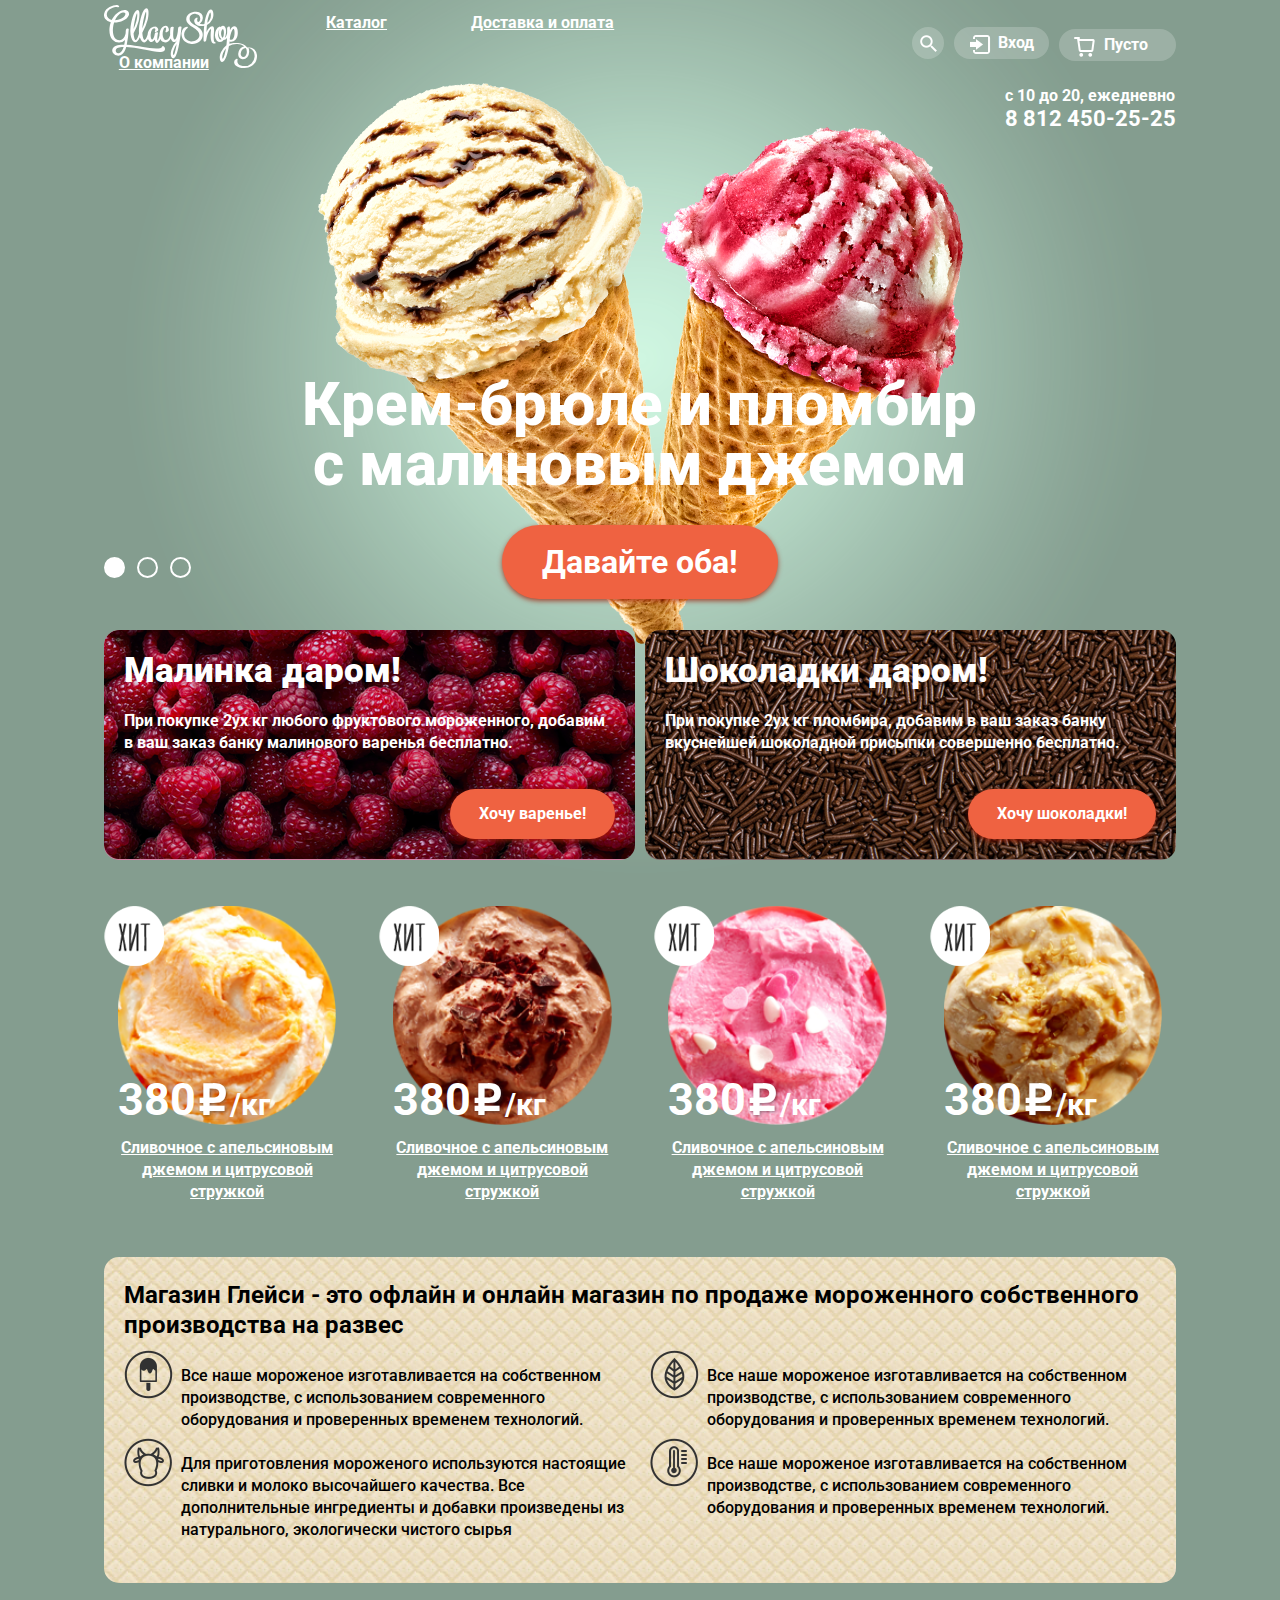
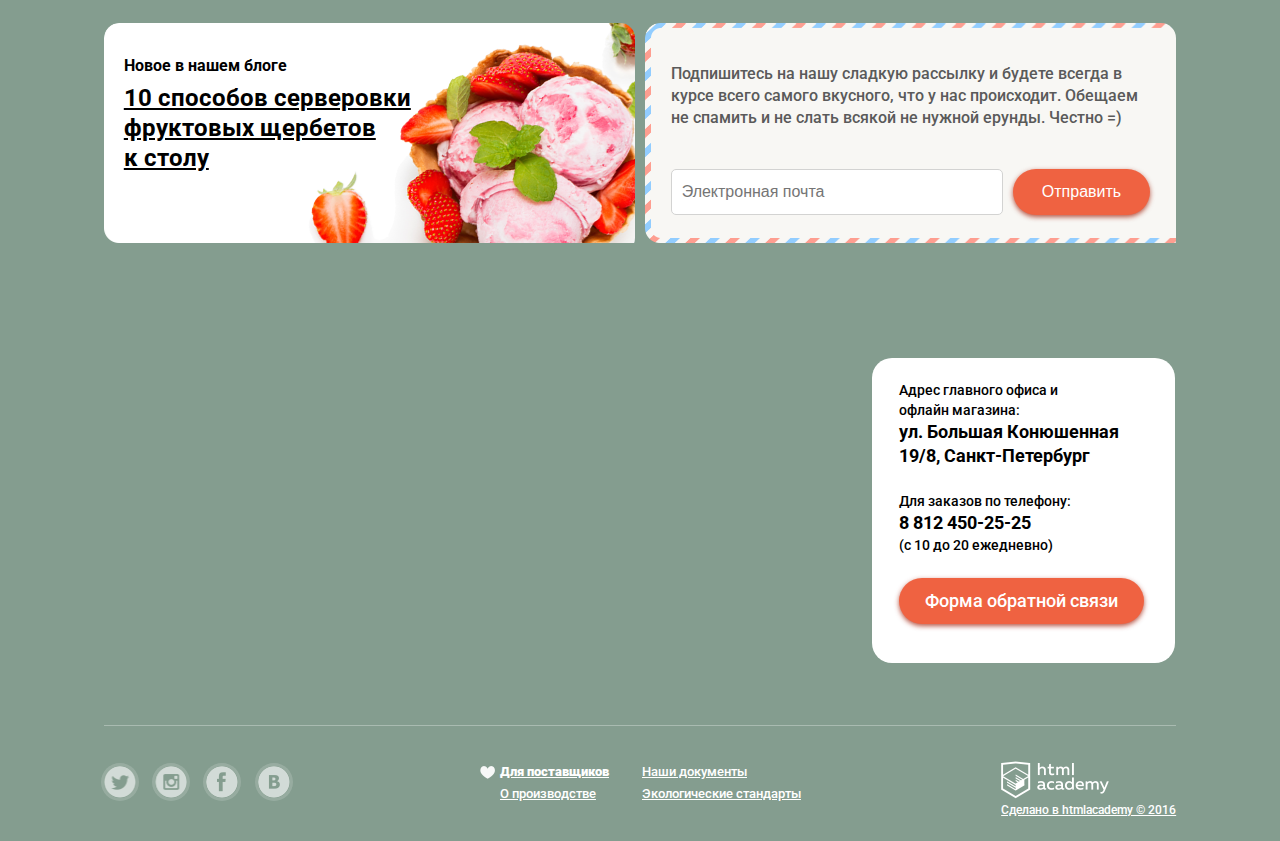
<file: index.html>
<!DOCTYPE html>
<html lang="ru">
<head>
	<meta charset="UTF-8">
	<title>Gllacy Index</title>
	<meta name="description" content="">
	<meta name="keywords" content="">
	<link href="https://fonts.googleapis.com/css?family=Roboto:400,500,700&amp;subset=cyrillic" rel="stylesheet">
	<link rel="stylesheet" type="text/css" href="css/normalize.css">
	<link rel="stylesheet" type="text/css" href="css/styles.min.css">
</head>
<body>
<input type="radio" id="btn1" name="slider-toggle" checked>
<input type="radio" id="btn2" name="slider-toggle">
<input type="radio" id="btn3" name="slider-toggle">
<div class="site-wrapper">
	<div class="container">
	<header class="main-header">
			<div class="main-header-wrapper">
				<nav class="main-navigation">
					<ul class="main-navigation__list">
						<li class="main-navigation__list-string">
							<img class="main-navigation__logo" src="img/Logo.svg" alt="логотип глейси">
						</li>
						<li class="main-navigation__list-string main-navigation__submenu-item"><a href="#">Каталог</a>
							<ul class="main-navigation__submenu-block modal">
								<li class="main-navigation__submenu-string"><a href="#">Новинки</a></li>
								<li class="main-navigation__submenu-string"><a href="#">Сливочное</a></li>
								<li class="main-navigation__submenu-string"><a href="#">Щербеты</a></li>
								<li class="main-navigation__submenu-string"><a href="#">Фруктовый лед</a></li>
								<li class="main-navigation__submenu-string"><a href="#">Мелорин</a></li>
							</ul>
						</li>
						<li class="main-navigation__list-string"><a href="#">Доставка и оплата</a></li>
						<li class="main-navigation__list-string"><a href="#">О компании</a></li>
					</ul>
				</nav>
				<div class="user-panel">
					<div class="user-panel__search">
						<div class="user-panel__search-field modal hide">
							<form action="#" method="get">
								<label>
								<input class="user-panel__input user-panel__input_search" type="text" name="search" placeholder="Что ищем?">
								</label>
							</form>
						</div>
					</div>
					<div class="user-panel__user-login">
						<a href="#">Вход</a>
						<div class="user-panel__login-form-block modal hide">
							<form class="user-panel__login-form" action="#" method="post">
								<label>
									<input class="user-panel__login-form-input user-panel__login-form-input_first" type="text" name="email" placeholder="Электронная почта">
								</label>
								<label>
									<input class="user-panel__login-form-input user-panel__login-form-input_second" type="password" name="pass" placeholder="Пароль">
								</label>
								<div class="user-panel__login-form-wrapper">
									<button class="user-panel__login-form-button btn" type="submit">Войти</button>
								
									<div class="user-panel__login-form-links">
										<a href="#">Забыли пароль?</a>
										<a href="#">Новая регистрация</a>
									</div>
								</div>
							</form>
						</div>
					</div>
					<div class="user-panel__user-cart">
						<a href="#">Пусто</a>
						<div class="user-panel__list-goods modal hide">
							<div class="user-panel__product">
								<i class="user-panel__product-delete"></i>
								<img class="user-panel__img-preview" src="img/item1-min.png" alt="" title="">
								<p class="user-panel__product-desc">Пломбир с апельсиновым джемом</p>
								<p class="user-panel__product-calc">1,5кг x <span>200 руб</span></p>
								<p class="user-panel__product-price">300 руб</p>
							</div>
							<div class="user-panel__product">
								<i class="user-panel__product-delete"></i>
								<img class="user-panel__img-preview" src="img/item2-min.png" alt="" title="">
								<p class="user-panel__product-desc">Клубничный пломбир с присыпкой 
								из белого шоколада</p>
								<p class="user-panel__product-calc">1,5кг x <span>200 руб.</span></p>
								<p class="user-panel__product-price">300 руб</p>
							</div>
							<div class="user-panel__order-detals">
								<div class="user-panel__product-total-price">Итого <span>750</span> руб.</div>
								<button class="user-panel__button btn" type="submit">Оформить заказ</button>
							</div>

						</div>
					</div>
				</div>
			</div>
			<div class="header-contacts">
				<p class="header-contacts__work-time">
					c 10 до 20, ежедневно<br>
					<span class="header-contacts__tel">8 812 450-25-25</span>
				</p>
			</div>
	</header>
	<main>
		<article class="main-slider">
			<section class="main-slider__slide" id="slide1">
				<h2 class="main-slider__title">Крем-брюле и пломбир<br> с малиновым джемом</h2>
				<a class="btn main-slider__button" href="#">Давайте оба!</a>
			</section>
			<section class="main-slider__slide" id="slide2">
				<h2 class="main-slider__title">Шоколадный пломбир и лимонный сорбет</h2>
				<a class="btn main-slider__button" href="#">Давайте оба!</a>
			</section>
			<section class="main-slider__slide" id="slide3">
				<h2 class="main-slider__title">Пломбир с помадкой и клубничный щербет</h2>
				<a class="btn main-slider__button" href="#">Давайте оба!</a>
			</section>
			<div class="main-slider__switcher">
				<label for="btn1"></label>
				<label for="btn2"></label>
				<label for="btn3"></label>
			</div>
		</article>
		<div class="bloks-wrapper">
			<section class="promo-block promo-block_raspb"> 
				<b class="promo-block__title">Малинка даром!</b>
				<p class="promo-block__desc">
					При покупке 2ух кг любого фруктового мороженного, добавим в ваш заказ банку малинового варенья бесплатно.
				</p>
				<a class="promo-block__button btn" href="#">Хочу варенье!</a>
			</section>
			<section class="promo-block promo-block_choco">
				<b class="promo-block__title">Шоколадки даром!</b>
				<p class="promo-block__desc">
					При покупке 2ух кг пломбира, добавим в ваш заказ банку вкуснейшей шоколадной присыпки совершенно бесплатно.
				</p>
				<a class="promo-block__button btn" href="#">Хочу шоколадки!</a>
			</section>
		</div>
		<section class="products">
			<article class="product">
				<div class="product__image-block product__image-block_hit">
					<img class="product__image" src="img/item1.png" alt="">
					<div class="product__price">
					380
						<span class="product__units">/кг</span>
					</div>
				</div>
				<a class="product__name" href="#">Сливочное с апельсиновым джемом и цитрусовой стружкой</a>
				<button class="product__quick-button btn" type="submit">Быстрый просморт</button>
			</article>
			<article class="product">
				<div class="product__image-block product__image-block_hit">
					<img class="product__image" src="img/item2.png" alt="">
					<div class="product__price">
					380
						<span class="product__units">/кг</span>
				</div>
				</div>
				<a class="product__name" href="#">Сливочное с апельсиновым джемом и цитрусовой стружкой</a>
				<button class="product__quick-button btn" type="submit">Быстрый просморт</button>
			</article>
			<article class="product">
				<div class="product__image-block product__image-block_hit">
					<img class="product__image" src="img/item3.png" alt="">
					<div class="product__price">
					380
						<span class="product__units">/кг</span>
				</div>
				</div>
				<a class="product__name" href="#">Сливочное с апельсиновым джемом и цитрусовой стружкой</a>
				<button class="product__quick-button btn" type="submit">Быстрый просморт</button>
			</article>
			<article class="product">
				<div class="product__image-block product__image-block_hit">
					<img class="product__image" src="img/item4.png" alt="">
					<div class="product__price">
					380
						<span class="product__units">/кг</span>
				</div>
				</div>
				<a class="product__name" href="#">Сливочное с апельсиновым джемом и цитрусовой стружкой</a>
				<button class="product__quick-button btn" type="submit">Быстрый просморт</button>
			</article>
		</section>
		<article class="advantages">
			<h1 class="advantages__title">
				Магазин Глейси - это офлайн и онлайн магазин по продаже мороженного собственного производства на развес
			</h1>	
			<div class="advantages-wrapper">
				<div class="advantages__item advantages__item_bg-icecream">
				<p class="advantages__desc">
					Все наше мороженое изготавливается на собственном производстве, с использованием современного оборудования и проверенных временем технологий.
				</p>
			</div>
			<div class="advantages__item advantages__item_bg-leaf">
				<p class="advantages__desc">
					Все наше мороженое изготавливается на собственном производстве, с использованием современного оборудования и проверенных временем технологий.
				</p>
			</div>
			<div class="advantages__item advantages__item_bg-cow">
				<p class="advantages__desc">
					Для приготовления мороженого используются настоящие сливки и молоко высочайшего качества. Все дополнительные ингредиенты и добавки произведены из натурального, экологически чистого сырья
				</p>
			</div>
			<div class="advantages__item advantages__item_bg-degree">
				<p class="advantages__desc">
					Все наше мороженое изготавливается на собственном производстве, с использованием современного оборудования и проверенных временем технологий.
				</p>
			</div>
			</div>
		</article>
		<div class="bloks-wrapper">
			<article class="promo-block blog-news">
				<span class="blog-news__title">Новое в нашем блоге</span>
				<p class="blog-news__desc">
					<a href="#">10 способов серверовки<br> фруктовых щербетов<br> к столу</a>
				</p>
			</article>
			<article class="promo-block subscribe">
				<p class="subscribe__desc">
					Подпишитесь на нашу сладкую рассылку и будете всегда в курсе всего самого вкусного, что у нас происходит. Обещаем не спамить и не слать всякой не нужной ерунды. Честно =) 
				</p>
				<form class="subscribe__form" action="#" method="post">
					<input class="subscribe__input" type="text" name="email" placeholder="Электронная почта">
					<button class="subscribe__button btn" type="submit">Отправить</button>
				</form>
			</article>
		</div>
	</main>
	</div>
	
	<article class="map" id="map">
		<section class="map__address-block">
				<p class="map__address-details">
					Адрес главного офиса и<br>
					офлайн магазина:<br>
					<strong class="map__address-main">ул. Большая Конюшенная 19/8, Санкт-Петербург</strong>
				</p>
				<p class="map__address-details">	
					Для заказов по телефону:<br>
					<strong class="map__address-main">8 812 450-25-25</strong><br>
					(с 10 до 20 ежедневно)
				</p>
				<a class="map__button btn">Форма обратной связи</a>
			</section>
	</article>
		<div class="container">	
		<footer class="main-footer">
				<div class="social-icons">
						<a class="social-icons__icon  social-icons__icon_tw" href="#"></a>
						<a class="social-icons__icon  social-icons__icon_in" href="#"></a>
						<a class="social-icons__icon  social-icons__icon_fb" href="#"></a>
						<a class="social-icons__icon  social-icons__icon_vk" href="#"></a>
				</div>
				<nav class="footer-navigation">
					<ul class="footer-navigation__list">
						<li class="footer-navigation__list-item footer-navigation__list-item_bg-heart">
						    <a href="#"><b>Для поставщиков</b></a>
						</li>
						<li class="footer-navigation__list-item"><a href="#">О производстве</a></li>
					</ul>
					<ul class="footer-navigation__list">
						<li class="footer-navigation__list-item"><a href="#">Наши документы</a></li>
						<li class="footer-navigation__list-item"><a href="#">Экологические стандарты</a></li>
					</ul>
				</nav>
				<div class="developers">
					<img class="developers__img" src="img/developer-logo.png" alt="Логотип разработчиков" width="108" height="38">
					<a href="#">Сделано в htmlacademy &#169; 2016</a>
				</div>
		</footer>
		</div>
        
</div>
<div class="popup-background hide"></div>
        <div class="feedback-block modal hide">
        	<div class="feedback-block__close"></div>
			<p class="feedback-block__title">Мы обязательно вам ответим!</p>
			<form class="feedback-block__form">
				<label><input class="feedback-block__input feedback-block__input_first" type="text" name="name" placeholder="Как вас зовут?"></label>
				<label><input class="feedback-block__input feedback-block__input_second" type="text" name="email" placeholder="Ваша почта для ответа?">
				</label>
				<textarea class="feedback-block__textarea">Напишите что-нибудь...</textarea>
				<button class="feedback-block__button btn">Отправить</button>
			</form>
        </div>
</body>
<script src="http://api-maps.yandex.ru/2.0-stable/?load=package.standard&lang=ru-RU" type="text/javascript"></script>
<script type="text/javascript">
	/*================MAP=================*/
ymaps.ready(function () {
    var myMap = new ymaps.Map('map', {
            center: [59.939168, 30.328262],
            zoom: 16
        }, {
            searchControlProvider: 'yandex#search'
        }),
        myPlacemark = new ymaps.Placemark([59.938631, 30.323055], {

        }, {
            // Опции.
            // Необходимо указать данный тип макета.
            iconLayout: 'default#image',
            // Своё изображение иконки метки.
            iconImageHref: "img/icecream-marker.png",
            // Размеры метки.
            iconImageSize: [218, 142],
            // Смещение левого верхнего угла иконки относительно
            // её "ножки" (точки привязки).
            iconImageOffset: [-47, -142]
        });

    myMap.geoObjects.add(myPlacemark);

});

/*================ MAP END =================*/
</script>
<script src="js/scripts.min.js"></script>
</html>
</file>
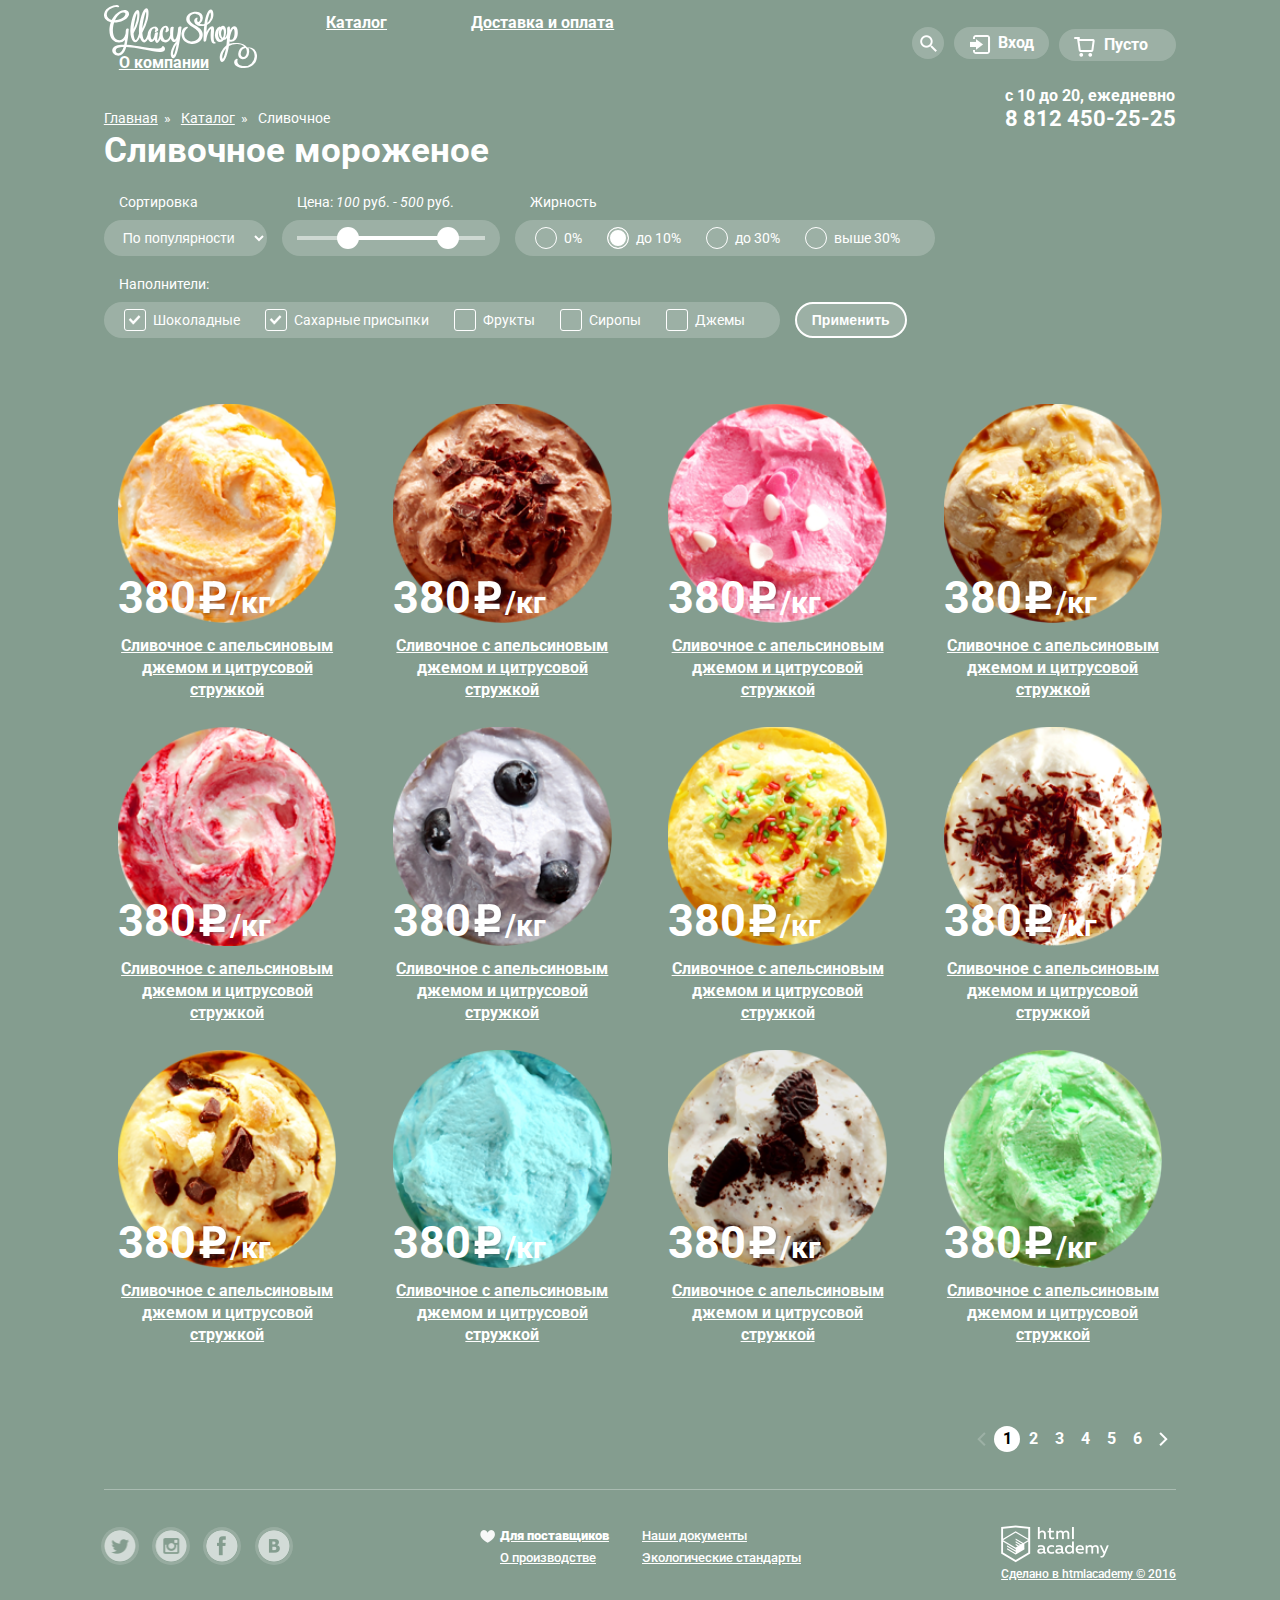
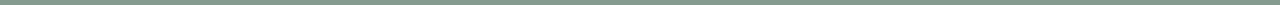
<file: shop.html>
<!DOCTYPE html>
<html lang="ru">
<head>
	<meta charset="UTF-8">
	<title>Gllacy Shop</title>
	<meta name="description" content="">
	<meta name="keywords" content="">
	<link href="https://fonts.googleapis.com/css?family=Roboto:400,500,700&amp;subset=cyrillic" rel="stylesheet">
	<link rel="stylesheet" type="text/css" href="css/normalize.css">
	<link rel="stylesheet" type="text/css" href="css/styles.min.css">
</head>
<body>
	<div class="container">
	<header class="main-header">
			<div class="main-header-wrapper">
				<nav class="main-navigation">
					<ul class="main-navigation__list">
						<li class="main-navigation__list-string">
							<a class="main-navigation__logo-link" href="/"><img class="main-navigation__logo" src="img/Logo.svg" alt="логотип глейси"></a>
						</li>
						<li class="main-navigation__list-string main-navigation__submenu-item"><a href="#">Каталог</a>
							<ul class="main-navigation__submenu-block modal">
								<li class="main-navigation__submenu-string"><a href="#">Новинки</a></li>
								<li class="main-navigation__submenu-string"><a href="#">Сливочное</a></li>
								<li class="main-navigation__submenu-string"><a href="#">Щербеты</a></li>
								<li class="main-navigation__submenu-string"><a href="#">Фруктовый лед</a></li>
								<li class="main-navigation__submenu-string"><a href="#">Мелорин</a></li>
							</ul>
						</li>
						<li class="main-navigation__list-string"><a href="#">Доставка и оплата</a></li>
						<li class="main-navigation__list-string"><a href="#">О компании</a></li>
					</ul>
				</nav>
				<div class="user-panel">
					<div class="user-panel__search">
						<div class="user-panel__search-field modal hide">
							<form action="#" method="get">
								<label>
								<input class="user-panel__input user-panel__input_search" type="text" name="search" placeholder="Что ищем?">
								</label>
							</form>
						</div>
					</div>
					<div class="user-panel__user-login">
						<a href="#">Вход</a>
						<div class="user-panel__login-form-block modal hide">
							<form class="user-panel__login-form" action="#" method="post">
								<label>
									<input class="user-panel__login-form-input user-panel__login-form-input_first" type="text" name="email" placeholder="Электронная почта">
								</label>
								<label>
									<input class="user-panel__login-form-input user-panel__login-form-input_second" type="password" name="pass" placeholder="Пароль">
								</label>
								<div class="user-panel__login-form-wrapper">
									<button class="user-panel__login-form-button btn" type="submit">Войти</button>
								
									<div class="user-panel__login-form-links">
										<a href="#">Забыли пароль?</a>
										<a href="#">Новая регистрация</a>
									</div>
								</div>
							</form>
						</div>
					</div>
					<div class="user-panel__user-cart">
						<a href="#">Пусто</a>
						<div class="user-panel__list-goods modal hide">
							<div class="user-panel__product">
								<i class="user-panel__product-delete"></i>
								<img class="user-panel__img-preview" src="img/item1-min.png" alt="" title="">
								<p class="user-panel__product-desc">Пломбир с апельсиновым джемом</p>
								<p class="user-panel__product-calc">1,5кг x <span>200 руб</span></p>
								<p class="user-panel__product-price">300 руб</p>
							</div>
							<div class="user-panel__product">
								<i class="user-panel__product-delete"></i>
								<img class="user-panel__img-preview" src="img/item2-min.png" alt="" title="">
								<p class="user-panel__product-desc">Клубничный пломбир с присыпкой 
								из белого шоколада</p>
								<p class="user-panel__product-calc">1,5кг x <span>200 руб.</span></p>
								<p class="user-panel__product-price">300 руб</p>
							</div>
							<div class="user-panel__order-detals">
								<div class="user-panel__product-total-price">Итого <span>750</span> руб.</div>
								<button class="user-panel__button btn" type="submit">Оформить заказ</button>
							</div>

						</div>
					</div>
				</div>
			</div>
			<div class="header-contacts">
				<p class="header-contacts__work-time">
					c 10 до 20, ежедневно<br>
					<span class="header-contacts__tel">8 812 450-25-25</span>
				</p>
			</div>
	</header>
	<main>
		<div class="breadcrumbs">
			<ul class="breadcrumbs__list">
				<li class="breadcrumbs__item">
					<a class="breadcrumbs__link" href="#">Главная</a>
				</li>
				<li class="breadcrumbs__item">
					<a class="breadcrumbs__link" href="#">Каталог</a>
				</li>
				<li class="breadcrumbs__item">Сливочное</li>
			</ul>
		</div>
		<h1 class="page-title">Сливочное мороженое</h1>
		<section class="filter">
			<form class="filter__form" action="#" method="post">
				<div class="filter__block filter__block_sort">
					<span class="filter__name">Сортировка</span>
						<div class="filter__wrapper">
							<select class="filter__select" name="sort">
								<option>По популярности</option>
								<option>По калорийности</option>
							</select>
						</div>
				</div>
				<div class="filter__block filter__block_price">
					<span class="filter__name">Цена: <i>100</i> руб. - <i>500</i> руб.</span>
					<div class="filter__wrapper">
						<div class="filter__price-rollers">
							<div class="filter__line-first"></div>
							<div class="filter__line-second"></div>
							<span class="filter__roller1"></span>
							<span class="filter__roller2"></span>
						</div>
					</div>
				</div>
				<div class="filter__block filter__block_fat">
					<span class="filter__name">Жирность</span>
					<div class="filter__wrapper filter__wrapper-fat">

						<input class="filter__radio" id="rb1" type="radio" name="fat" value="0">
						<label class="filter__label" for="rb1">0%</label>
						
						<input class="filter__radio" id="rb2" type="radio" name="fat" value="до 10%" checked="">
						<label class="filter__label" for="rb2">до 10%</label>
						
						<input class="filter__radio" id="rb3" type="radio" name="fat" value="до 30%">
						<label class="filter__label" for="rb3">до 30%</label>
							
						<input class="filter__radio" id="rb4" type="radio" name="fat" value="выше 30%">
						<label class="filter__label" for="rb4">выше 30%</label>

					</div>
				</div>
				<div class="filter__block filter__block_filler">
					<span class="filter__name">Наполнители:</span>
					<div class="filter__wrapper filter__wrapper-filler">

						<input class="filter__checkbox" id="check1" type="checkbox" name="choco" checked>
						<label class="filter__label" for="check1">Шоколадные</label>

						<input class="filter__checkbox" id="check2" type="checkbox" name="sugar" checked>
						<label class="filter__label" for="check2">Сахарные присыпки</label>
						
						<input class="filter__checkbox" id="check3" type="checkbox" name="fruits">
						<label class="filter__label" for="check3">Фрукты</label>
						
						<input class="filter__checkbox" id="check4" type="checkbox" name="syrups">
						<label class="filter__label" for="check4">Сиропы</label>
						
						<input class="filter__checkbox" id="check5" type="checkbox" name="jams">
						<label class="filter__label" for="check5">Джемы</label>

					</div>
				</div>
				<button class="filter__button" type="button">Применить</button>
			</form>
		</section>
		<section class="products">
			<article class="product">
				<span class="product__label"></span>
				<div class="product__image-block">
					<img class="product__image" src="img/item1.png" alt="">
					<div class="product__price">
					380
						<span class="product__units">/кг</span>
					</div>
				</div>
				<a class="product__name" href="#">Сливочное с апельсиновым джемом и цитрусовой стружкой</a>
				<button class="product__quick-button btn" type="submit">Быстрый просмотр</button>
			</article>
			<article class="product">
				<span class="product__label"></span>
				<div class="product__image-block">
					<img class="product__image" src="img/item2.png" alt="">
					<div class="product__price">
					380
						<span class="product__units">/кг</span>
					</div>	
				</div>
				<a class="product__name" href="#">Сливочное с апельсиновым джемом и цитрусовой стружкой</a>
				<button class="product__quick-button btn" type="submit">Быстрый просмотр</button>
			</article>
			<article class="product">
				<span class="product__label"></span>
				<div class="product__image-block">
					<img class="product__image" src="img/item3.png" alt="">
					<div class="product__price">
					380
						<span class="product__units">/кг</span>
					</div>
				</div>
				<a class="product__name" href="#">Сливочное с апельсиновым джемом и цитрусовой стружкой</a>
				<button class="product__quick-button btn" type="submit">Быстрый просмотр</button>
			</article>
			<article class="product">
				<span class="product__label"></span>
				<div class="product__image-block">
					<img class="product__image" src="img/item4.png" alt="">
					<div class="product__price">
					380
						<span class="product__units">/кг</span>
					</div>
				</div>
				<a class="product__name" href="#">Сливочное с апельсиновым джемом и цитрусовой стружкой</a>
				<button class="product__quick-button btn" type="submit">Быстрый просмотр</button>
			</article>
			<article class="product">
				<span class="product__label"></span>
				<div class="product__image-block">
					<img class="product__image" src="img/item5.png" alt="">
					<div class="product__price">
						380
						<span class="product__units">/кг</span>
					</div>
				</div>
				<a class="product__name" href="#">Сливочное с апельсиновым джемом и цитрусовой стружкой</a>
				<button class="product__quick-button btn" type="submit">Быстрый просмотр</button>
			</article>
			<article class="product">
				<span class="product__label"></span>
				<div class="product__image-block">
					<img class="product__image" src="img/item6.png" alt="">
					<div class="product__price">
						380
						<span class="product__units">/кг</span>
					</div>
				</div>
				<a class="product__name" href="#">Сливочное с апельсиновым джемом и цитрусовой стружкой</a>
				<button class="product__quick-button btn" type="submit">Быстрый просмотр</button>
			</article>
			<article class="product">
				<span class="product__label"></span>
				<div class="product__image-block">
					<img class="product__image" src="img/item7.png" alt="">
					<div class="product__price">
						380
						<span class="product__units">/кг</span>
					</div>
				</div>
				<a class="product__name" href="#">Сливочное с апельсиновым джемом и цитрусовой стружкой</a>
				<button class="product__quick-button btn" type="submit">Быстрый просмотр</button>
			</article>
			<article class="product">
				<span class="product__label"></span>
				<div class="product__image-block">
					<img class="product__image" src="img/item8.png" alt="">
					<div class="product__price">
					380
						<span class="product__units">/кг</span>
					</div>
				</div>
				<a class="product__name" href="#">Сливочное с апельсиновым джемом и цитрусовой стружкой</a>
				<button class="product__quick-button btn" type="submit">Быстрый просмотр</button>
			</article>
			<article class="product">
				<span class="product__label"></span>
				<div class="product__image-block">
					<img class="product__image" src="img/item9.png" alt="">
					<div class="product__price">
					380
						<span class="product__units">/кг</span>
					</div>
				</div>
				<a class="product__name" href="#">Сливочное с апельсиновым джемом и цитрусовой стружкой</a>
				<button class="product__quick-button btn" type="submit">Быстрый просмотр</button>
			</article>
			<article class="product">
				<span class="product__label"></span>
				<div class="product__image-block">
					<img class="product__image" src="img/item10.png" alt="">
					<div class="product__price">
						380
						<span class="product__units">/кг</span>
					</div>
				</div>
				<a class="product__name" href="#">Сливочное с апельсиновым джемом и цитрусовой стружкой</a>
				<button class="product__quick-button btn" type="submit">Быстрый просмотр</button>
			</article>
			<article class="product">
				<span class="product__label"></span>
				<div class="product__image-block">
					<img class="product__image" src="img/item11.png" alt="">
					<div class="product__price">
						380
						<span class="product__units">/кг</span>
					</div>
				</div>
				<a class="product__name" href="#">Сливочное с апельсиновым джемом и цитрусовой стружкой</a>
				<button class="product__quick-button btn" type="submit">Быстрый просмотр</button>
			</article>
			<article class="product">
				<span class="product__label"></span>
				<div class="product__image-block">
					<img class="product__image" src="img/item12.png" alt="">
					<div class="product__price">
					380
						<span class="product__units">/кг</span>
					</div>
				</div>
				<a class="product__name" href="#">Сливочное с апельсиновым джемом и цитрусовой стружкой</a>
				<button class="product__quick-button btn" type="submit">Быстрый просмотр</button>
			</article>
		</section>
		<div class="pagination">
			<ul class="pagination__list">
				<li class="pagination__item"><a class="pagination__arrow_prev pagination__arrow_disabled" href="#"></a></li>
				<li class="pagination__item pagination__item_activ"><a href="#">1</a></li>
				<li class="pagination__item"><a href="#">2</a></li>
				<li class="pagination__item"><a href="#">3</a></li>
				<li class="pagination__item"><a href="#">4</a></li>
				<li class="pagination__item"><a href="#">5</a></li>
				<li class="pagination__item"><a href="#">6</a></li>
				<li class="pagination__item"><a class="pagination__arrow_next" href="#"></a></li>
			</ul>
		</div>	
	</main>
	<footer class="main-footer">
			<div class="social-icons">
					<a class="social-icons__icon  social-icons__icon_tw" href="#"></a>
					<a class="social-icons__icon  social-icons__icon_in" href="#"></a>
					<a class="social-icons__icon  social-icons__icon_fb" href="#"></a>
					<a class="social-icons__icon  social-icons__icon_vk" href="#"></a>
			</div>
			<nav class="footer-navigation">
				<ul class="footer-navigation__list">
					<li class="footer-navigation__list-item footer-navigation__list-item_bg-heart">
					    <a href="#"><b>Для поставщиков</b></a>
					</li>
					<li class="footer-navigation__list-item"><a href="#">О производстве</a></li>
				</ul>
				<ul class="footer-navigation__list">
					<li class="footer-navigation__list-item"><a href="#">Наши документы</a></li>
					<li class="footer-navigation__list-item"><a href="#">Экологические стандарты</a></li>
				</ul>
			</nav>
			<div class="developers">
				<img class="developers__img" src="img/developer-logo.png" alt="Логотип разработчиков" width="108" height="38">
				<a href="#">Сделано в htmlacademy &#169; 2016</a>
			</div>
	</footer>
</div>
<div class="popup-background hide"></div>
        <div class="feedback-block modal hide">
        	<div class="feedback-block__close"></div>
			<p class="feedback-block__title">Мы обязательно вам ответим!</p>
			<form class="feedback-block__form">
				<label><input class="feedback-block__input feedback-block__input_first" type="text" name="name" placeholder="Как вас зовут?"></label>
				<label><input class="feedback-block__input feedback-block__input_second" type="text" name="email" placeholder="Ваша почта для ответа?">
				</label>
				<textarea class="feedback-block__textarea">Напишите что-нибудь...</textarea>
				<button class="feedback-block__button btn">Отправить</button>
			</form>
        </div>
</body>
<script src="js/scripts.min.js"></script>	
</body>
</html>
</file>
<file: css/styles.min.css>
body{font-family:'Roboto','Arial',sans-serif;font-weight:700;font-size:16px;line-height:22px;background-color:#849d8f}p,ul{padding:0;margin:0}a,body{color:#fff}a:active,a:hover{color:#ffbc9e}input[type=text]:focus{outline:none}label{position:relative;display:block}.input-hint{color:#5b9ddf;position:absolute;top:-15px;left:14px;font-size:11px;line-height:13px;font-weight:400}.site-wrapper{background:url(../img/slide-1.png) no-repeat 50% 0;-webkit-transition:background-image .5s ease,background-color .5s ease;transition:background-image .5s ease,background-color .5s ease}.container{width:88%;margin:0 auto;box-sizing:border-box;padding:0 27px}.btn{display:inline-block;vertical-align:top;padding:14px 29px;color:#fff;text-decoration:none;border-radius:40px;box-shadow:0 2px 5px rgba(160,32,11,.76);background-color:#ef6241;-webkit-transition:background .5s linear,box-shadow .5s linear,all 1s ease-out;transition:background .5s linear,box-shadow .5s linear,all 1s ease-out}.btn:hover{cursor:pointer;color:#fff;-webkit-transform:scale(1.03);transform:scale(1.03);background:#f17c64;box-shadow:0 2px 2px #ac1000}.btn:active{background:#ec593c;box-shadow:inset 0 2px 2px #ac1000}.modal{margin:0;padding:0;position:absolute;background:#f8f7f4;border-radius:5px;z-index:10;box-shadow:0 5px 15px 7px rgba(0,0,0,.4)}.main-header-wrapper{min-height:70px;padding-top:5px;display:-webkit-box;display:-ms-flexbox;display:flex;-webkit-box-pack:justify;-ms-flex-pack:justify;justify-content:space-between;-webkit-box-align:center;-ms-flex-align:center;align-items:center}.main-navigation{width:49%}.main-navigation__list{display:-webkit-box;display:-ms-flexbox;display:flex;-ms-flex-wrap:wrap;flex-wrap:wrap;-webkit-box-pack:justify;-ms-flex-pack:justify;justify-content:space-between;-webkit-box-align:center;-ms-flex-align:center;align-items:center}.main-navigation__list-string{list-style-type:none;height:40px}.main-navigation__list-string>a:not(.main-navigation__logo-link){margin:7px 15px;display:inline-block;vertical-align:top}.main-navigation__list-string>a:hover:not(.main-navigation__logo-link),.main-navigation__list-string_active>a:not(.main-navigation__logo-link){margin:0;padding:5px 15px;text-decoration:none;background-color:#d07058;border-radius:20px;border-bottom:transparent}.main-navigation__list-string>a:hover:not(.main-navigation__logo-link){color:#000;background-color:#fff}.main-navigation__list-string>a:active{box-shadow:inset 0 2px 1px -1px #696969;background:#ededed}.main-navigation__list-string:hover:nth-child(2) .main-navigation__submenu-block{display:block}.main-navigation__submenu-item{position:relative}.main-navigation__submenu-block{display:none;width:144px;height:171px;top:38px;list-style-type:none}.main-navigation__submenu-block a{color:#000;display:block;padding:9px 16px;font-size:14px;line-height:16px;font-weight:500;text-decoration:none;-webkit-transition:background .5s;transition:background .5s}.main-navigation__submenu-block a:hover{background:#fbded7}.main-navigation__submenu-block a:active{background:#f6b5a5}.main-navigation__submenu-string:first-child{font-weight:700}.main-navigation__submenu-string:first-child::after{content:"";background:#d1d0ce;width:128px;height:1px;display:block;margin:0 auto}.user-panel{display:-webkit-box;display:-ms-flexbox;display:flex;-webkit-box-pack:end;-ms-flex-pack:end;justify-content:flex-end;-webkit-box-align:center;-ms-flex-align:center;align-items:center;-ms-flex-wrap:wrap;flex-wrap:wrap}@media (max-width:1275px){.main-navigation{width:60%}}@media (max-width:990px){.main-navigation{width:33%}}@media (max-width:415px){.main-header-wrapper{-ms-flex-wrap:wrap;flex-wrap:wrap}.main-navigation{width:100%}.user-panel{width:100%;-webkit-box-pack:start;-ms-flex-pack:start;justify-content:flex-start}}.user-panel__search{width:32px;height:32px;margin:0 10px 5px 0;border-radius:20px;background-color:rgba(255,255,255,.2);position:relative}.user-panel__search::before{content:"";position:absolute;width:inherit;height:inherit;background:url(../img/spritesheet.png) no-repeat;background-position:-732px -2px}.user-panel__search:hover::before{background-position:-769px -2px}.user-panel__search:hover{background-color:#fff;cursor:pointer}.user-panel__search-field{display:block;top:36px;right:0}.user-panel__input{width:312px;height:42px;margin:20px 15px;border:1px solid #d3d3d2;box-sizing:border-box;border-radius:5px;padding:0 0 0 14px}.user-panel__input:hover{margin:20px 15px;border:2px solid #d3d3d2}.user-panel__input:focus{border:2px solid #8fbdec}.user-panel__user-login{margin:0 10px 5px 0;position:relative}.user-panel__user-login>a{display:inline-block;vertical-align:top;position:relative;padding:5px 15px 5px 44px;border-radius:20px;background-color:rgba(255,255,255,.2);color:#fff;text-decoration:none}.user-panel__user-login>a::before{content:"";width:22px;height:22px;background:url(../img/spritesheet.png) no-repeat;background-position:-316px -15px;position:absolute;top:8px;left:16px}.user-panel__user-login>a:hover::before{background-position:-367px -15px}.user-panel__user-cart>a:hover,.user-panel__user-login>a:hover{background-color:#fff;color:#000}.user-panel__login-form-block{display:block;padding:20px;width:277px;right:0;top:36px}.user-panel__login-form-input{width:100%;box-sizing:border-box;height:42px;margin-bottom:20px;border:1px solid #d3d3d2;border-radius:5px;padding:0 0 0 14px}.user-panel__login-form-input:hover{border:2px solid #d3d3d2}.user-panel__login-form-input:focus{border:2px solid #8fbdec}.user-panel__login-form-button{border:0;margin-right:20px}.user-panel__login-form-links{width:50%}.user-panel__login-form-links>a{display:inline-block;vertical-align:top;color:#000;font-size:13px;line-height:24px;font-weight:400}.user-panel__login-form-wrapper{display:-webkit-box;display:-ms-flexbox;display:flex}.user-panel__user-cart{position:relative}.user-panel__user-cart>a{position:relative;display:inline-block;vertical-align:top;padding:5px 10px 5px 45px;min-width:117px;box-sizing:border-box;background-color:rgba(255,255,255,.2);border-radius:20px;color:#fff;text-decoration:none}.user-panel__user-cart>a::before{content:"";width:22px;height:22px;background:url(../img/spritesheet.png) no-repeat;background-position:-66px -15px;position:absolute;top:8px;left:15px}.user-panel__user-cart>a:hover::before,.user-panel__user-cart_active>a::before{background-position:-15px -15px}.user-panel__user-cart_active>a{background-color:#fff;color:#000}.user-panel__list-goods{display:block;box-sizing:border-box;width:540px;top:34px;right:0;padding:20px;color:#000;font-size:13px;line-height:16px;font-weight:400}.user-panel__product{display:-webkit-box;display:-ms-flexbox;display:flex;-webkit-box-pack:justify;-ms-flex-pack:justify;justify-content:space-between;-webkit-box-align:center;-ms-flex-align:center;align-items:center;margin-bottom:20px}.user-panel__product-delete{display:block;width:12px;height:12px;margin-right:10px;background:url(../img/cross-min-icon.png) no-repeat;-webkit-transition:all .5s ease-out;transition:all .5s ease-out}.user-panel__product-delete:hover{cursor:pointer;-webkit-transform:rotateX(45deg);transform:rotateX(45deg)}.user-panel__img-preview{margin-right:12px}.user-panel__product-desc{width:216px;margin-right:30px}.user-panel__product-calc{margin-right:26px}.user-panel__product-calc>span{color:#999}.user-panel__order-detals::before{content:"";display:block;width:511px;height:1px;background:#cacac7}.user-panel__order-detals{display:-webkit-box;display:-ms-flexbox;display:flex;-webkit-box-orient:vertical;-webkit-box-direction:normal;-ms-flex-direction:column;flex-direction:column;-webkit-box-align:end;-ms-flex-align:end;align-items:flex-end}.user-panel__product-total-price{margin:16px 0;font-size:15px;line-height:18px;font-weight:700}.user-panel__button{border:0;font-size:18px;line-height:24px;font-weight:700;padding:14px}.header-contacts{float:right;padding:0;margin:0}.header-contacts__tel{font-size:22px;line-height:24px}.main-slider{position:relative;padding-top:27%;margin-bottom:31px;text-align:center}.main-slider__slide,body>input[type=radio],input[type=checkbox],input[type=radio]{display:none}.main-slider__title{width:90%;margin:0 auto 30px;font-weight:800;font-size:60px;line-height:60.3px}.main-slider__button{font-size:32px;line-height:44px;padding:15px 40px}.main-slider__switcher{position:absolute;left:0;bottom:20px}@media (max-width:768px){.main-slider__title{font-size:40px;line-height:40px}.main-slider__button{font-size:25px;line-height:25px;padding:15px 30px}.main-slider__switcher{display:none}}.main-slider__switcher label{display:inline-block;width:17px;height:17px;margin-right:8px;vertical-align:top;background:0 0;border:2px solid #fff;border-radius:50%}.main-slider__switcher label:hover{cursor:pointer;background-color:rgba(255,255,255,.4)}#btn1:checked~.site-wrapper #slide1,#btn2:checked~.site-wrapper #slide2,#btn3:checked~.site-wrapper #slide3{display:block}#btn1:checked~.site-wrapper{background-color:#849d8f;background-image:url(../img/slide-1.png)}#btn2:checked~.site-wrapper{background-color:#8996a6;background-image:url(../img/slide-2.png)}#btn3:checked~.site-wrapper{background-color:#9d8b84;background-image:url(../img/slide-3.png)}#btn1:checked~.site-wrapper label[for=btn1],#btn2:checked~.site-wrapper label[for=btn2],#btn3:checked~.site-wrapper label[for=btn3]{background-color:#fff}.bloks-wrapper,.promo-block{display:-webkit-box;display:-ms-flexbox;display:flex}.bloks-wrapper{-webkit-box-pack:justify;-ms-flex-pack:justify;justify-content:space-between;-webkit-box-align:start;-ms-flex-align:start;align-items:flex-start;margin-bottom:40px}.promo-block{width:560px;min-height:230px;box-sizing:border-box;padding:20px;border-radius:15px;-webkit-box-orient:vertical;-webkit-box-direction:normal;-ms-flex-direction:column;flex-direction:column}.promo-block:first-child{margin-right:10px}@media (max-width:992px){.bloks-wrapper{-ms-flex-wrap:wrap;flex-wrap:wrap;margin-right:0;-ms-flex-pack:distribute;justify-content:space-around}.promo-block:first-child{margin-right:0;margin-bottom:10px}}.promo-block_raspb{background:#d37fa2 url(../img/raspberry-bg.png) no-repeat}.promo-block_choco{background:#7f6866 url(../img/choco-bg.png) no-repeat}.promo-block__title{font-size:35px;line-height:41px;margin-bottom:19px}.promo-block__desc{margin-bottom:35px}.promo-block__button{-ms-flex-item-align:end;align-self:flex-end}.product,.products{display:-webkit-box;display:-ms-flexbox;display:flex}.products{-ms-flex-wrap:wrap;flex-wrap:wrap;-webkit-box-pack:justify;-ms-flex-pack:justify;justify-content:space-between}.product{-webkit-box-orient:vertical;-webkit-box-direction:normal;-ms-flex-direction:column;flex-direction:column;width:23%;margin-bottom:20px;position:relative;-webkit-transition:background .5s,border-radius .5s;transition:background .5s,border-radius .5s}.product:hover .product__quick-button{display:inline-block;vertical-align:top}.product:hover{height:100%;z-index:2;background:rgba(255,255,255,.4);border-radius:5px;margin-bottom:-60px}@media (max-width:1275px){.product{width:30%}}@media (max-width:768px){.product{width:48%}}@media (max-width:440px){.product{width:100%}}.product__image-block{position:relative}.product__image-block_hit::before{content:"";width:60px;height:60px;background:url(../img/hit-label.png) no-repeat;position:absolute;left:0;top:6px}.product__image{width:100%;padding:6px 14px;box-sizing:border-box}.product__price{font-size:45px;line-height:45px;position:absolute;bottom:10px;left:14px}.product__price::before{content:"";min-height:38px;min-width:32px;position:absolute;background:url(../img/rub-currency.svg);top:5px;left:80px}.product__units{margin-left:23px;font-size:30px}.product__name{font-size:16px;line-height:22px;text-align:center}.product__quick-button{display:none;border:0;margin:11px auto 20px;font-weight:700;font-size:18px}.advantages{width:100%;margin-top:34px;margin-bottom:40px;padding:23px 20px 35px;box-sizing:border-box;background-color:#efe1c5;background-image:url(../img/wafer-bg.jpg);background-repeat:repeat;border-radius:15px;color:#000}.advantages__title{font-size:24px;line-height:30px;padding:0;margin:0 0 10px}.advantages-wrapper{display:-webkit-box;display:-ms-flexbox;display:flex;-ms-flex-wrap:wrap;flex-wrap:wrap;-webkit-box-pack:justify;-ms-flex-pack:justify;justify-content:space-between}.advantages__item{width:49%;box-sizing:border-box;margin-bottom:7px;font-weight:500;line-height:22px;position:relative}@media (max-width:992px){.advantages__item{-webkit-box-flex:1;-ms-flex-positive:1;flex-grow:1;width:100%}}.advantages__desc{padding-left:57px;padding-top:15px}.advantages__item::before{content:"";width:49px;height:49px;background:url(../img/spritesheet.png) no-repeat;position:absolute}.advantages__item_bg-icecream::before{background-position:-525px -15px}.advantages__item_bg-leaf::before{background-position:-666px -15px}.advantages__item_bg-cow::before{background-position:-160px -15px}.advantages__item_bg-degree::before{background-position:-238px -15px}.blog-news{background:url(../img/news-block-bg.png) no-repeat;color:#000}.blog-news__title{margin-bottom:6px;padding-top:12px}.blog-news__desc{font-size:24px;line-height:30px}.blog-news__desc>a{color:#000}.subscribe{padding:40px 26px;background:url(../img/subscribe-bg.png) no-repeat;color:#000}.subscribe__desc{margin-bottom:40px;font-weight:500;color:#5a5a5a}.subscribe__form{display:-webkit-box;display:-ms-flexbox;display:flex;width:100%}.subscribe__input{width:69%;margin-right:10px;padding-left:10px;border-radius:5px;border:1px solid #d3d3d2}.subscribe__button{border:0}.map{height:430px;width:100%;display:block;position:relative}.map__address-block{position:absolute;top:63px;right:28px;z-index:2;box-sizing:border-box;min-height:305px;width:303px;padding:22px 27px;background-color:#fff;margin-right:6%;border-radius:20px;color:#000;font-size:14px;line-height:20px;font-weight:500}.map__address-details{margin-bottom:23px}.map__address-main{font-size:18px;line-height:24px;font-weight:700}.map__button{padding:11px 26px;font-size:18px;line-height:24px}.main-footer,.social-icons{display:-webkit-box;display:-ms-flexbox;display:flex;-webkit-box-pack:justify;-ms-flex-pack:justify;justify-content:space-between;-ms-flex-wrap:wrap;flex-wrap:wrap}.main-footer{padding-top:35px;font-weight:500;font-size:13px;border-top:1px solid #a9bbb1;padding-bottom:20px}.social-icons{width:186px;-webkit-box-align:center;-ms-flex-align:center;align-items:center;padding-bottom:9px;margin-bottom:10px}.social-icons__icon{width:32px;height:32px;background:url(../img/spritesheet.png) no-repeat 50% 50%;box-shadow:0 0 0 3px rgba(255,255,255,.2);border-radius:50%;opacity:.8}.social-icons__icon:hover{opacity:1}.social-icons__icon:active{box-shadow:0 0 0 3px rgba(255,255,255,.2),inset 0 1px 3px 1px #888}.social-icons__icon_tw{background-position:-819.5px -15px}.social-icons__icon_in{background-position:-603.722px -15px}.social-icons__icon_fb{background-position:-418px -15px}.social-icons__icon_vk{background-position:-882px -15px}.footer-navigation{margin-bottom:10px}.footer-navigation__list{list-style-type:none;display:inline-block;vertical-align:top;margin-right:10px}.footer-navigation__list-item{position:relative}.footer-navigation__list-item a{padding-left:20px}.footer-navigation__list-item_bg-heart>a{font-weight:700}.footer-navigation__list-item_bg-heart::before{content:"";width:17px;height:17px;position:absolute;top:5px;background:url(../img/spritesheet.png) no-repeat;background-position:-480px -15px}.developers__img{display:block}.developers>a{font-size:12px}.breadcrumbs{margin-top:25px;font-size:14px;line-height:16px;font-weight:400}.breadcrumbs__list{list-style-type:none}.breadcrumbs__item{display:inline-block;vertical-align:top;padding-right:20px;position:relative}.breadcrumbs__item::after{content:"»";position:absolute;top:0;right:7px}.breadcrumbs__item:last-child::after{content:""}.page-title{margin-top:4px;font-size:35px;line-height:41px}.filter{font-weight:400;font-size:14px;line-height:16px}.filter__form{display:-webkit-box;display:-ms-flexbox;display:flex;-webkit-box-pack:start;-ms-flex-pack:start;justify-content:flex-start;-webkit-box-align:center;-ms-flex-align:center;align-items:center;-ms-flex-wrap:wrap;flex-wrap:wrap;max-width:862px;margin-bottom:40px}.filter__block{margin-right:15px;margin-bottom:20px}.filter__wrapper .filter__price-rollers,.filter__wrapper select,.filter__wrapper-fat,.filter__wrapper-filler{border:0}.filter__button,.filter__wrapper .filter__price-rollers,.filter__wrapper select,.filter__wrapper-fat,.filter__wrapper-filler{min-height:36px;padding:6px 15px;box-sizing:border-box;color:#fff;background-color:rgba(255,255,255,.2);border-radius:30px}@media (max-width:820px){.filter__wrapper-fat>label,.filter__wrapper-filler>label{margin-bottom:10px}}.filter__select:hover{color:#000;background-color:#fff}.filter__price-rollers{display:-webkit-box;display:-ms-flexbox;display:flex;-webkit-box-align:center;-ms-flex-align:center;align-items:center;position:relative;width:218px}.filter__roller1:hover,.filter__roller2:hover{cursor:pointer}.filter__line-first,.filter__line-second,.filter__roller1,.filter__roller2{height:4px;position:absolute;top:50%;-webkit-transform:translate(0,-50%);transform:translate(0,-50%)}.filter__line-first{background-color:rgba(255,255,255,.5);width:188px}.filter__line-second,.filter__roller1,.filter__roller2{width:96px;left:60px;background-color:#fff}.filter__roller1,.filter__roller2{width:22px;height:22px;left:55px;border-radius:50%}.filter__roller2{left:155px}.filter__wrapper-fat,.filter__wrapper-filler{display:-webkit-box;display:-ms-flexbox;display:flex;-webkit-box-align:center;-ms-flex-align:center;align-items:center;-ms-flex-wrap:wrap;flex-wrap:wrap}.filter__label{margin-right:20px}.filter__name{display:inline-block;vertical-align:top;padding-left:15px;margin-bottom:10px}input[type=checkbox]+label,input[type=radio]+label{display:block;padding-left:34px;position:relative;cursor:pointer}input[type=radio]+label::before{content:"";width:20px;height:20px;position:absolute;left:5px;top:-3px;border:1px solid #fff;border-radius:50%}input[type=radio]+label:hover::before{border:2px solid #fff;width:18px;height:18px}input[type=radio]:checked+label::before{background-color:#fff;box-shadow:inset 0 0 0 2px #a7b9ae}input[type=checkbox]+label::before{content:"";width:20px;height:20px;position:absolute;top:-3px;left:5px;border:1px solid #fff;border-radius:3px}input[type=checkbox]+label:hover::before{width:18px;height:18px;border:2px solid #fff}input[type=checkbox]:checked+label::after{content:"";width:17px;height:17px;position:absolute;left:9px;top:3px;background:url(../img/spritesheet.png) no-repeat;background-position:-117px -15px}.filter__button{border:2px solid #fff;font-weight:700;margin-top:5px}.filter__button:hover{background-color:#fff;color:#000;cursor:pointer}.filter__button:active{background-color:#eaeaea;border:2px solid #eaeaea;color:#000;box-shadow:inset 0 2px 2px #6c6d6c}.pagination{margin-top:60px;margin-bottom:37px}.pagination a{text-decoration:none}.pagination__list{display:-webkit-box;display:-ms-flexbox;display:flex;list-style-type:none;-webkit-box-pack:end;-ms-flex-pack:end;justify-content:flex-end}.pagination__item>a{display:inline-block;width:26px;height:26px;line-height:26px;text-align:center;vertical-align:middle}.pagination__item:hover>a:not(.pagination__arrow_disabled){color:#fff;display:inline-block;background-color:rgba(255,255,255,.2);text-align:center;vertical-align:middle;border-radius:50%}.pagination__item.pagination__item_activ>a:hover,.pagination__item_activ>a{color:#000}.pagination__item:last-child{margin-right:0}.pagination__arrow_prev{background:url(../img/left-arrow-icon.png) no-repeat 50%}.pagination__arrow_next{background:url(../img/right-arrow-icon.png) no-repeat 50%}.pagination__arrow_disabled{opacity:.2;cursor:default}.pagination__item_activ{background-color:#fff;border-radius:50%}@-webkit-keyframes show_gently{0%{opacity:0}25%{opacity:.25}50%{opacity:.5}75%{opacity:.75}to{opacity:1}}@keyframes show_gently{0%{opacity:0}25%{opacity:.25}50%{opacity:.5}75%{opacity:.75}to{opacity:1}}@-webkit-keyframes hide_gently{0%{opacity:1}25%{opacity:.75}50%{opacity:.5}75%{opacity:.25}to{opacity:0}}@keyframes hide_gently{0%{opacity:1}25%{opacity:.75}50%{opacity:.5}75%{opacity:.25}to{opacity:0}}.popup-background{position:fixed;top:0;display:block;z-index:5;background:#000;opacity:.5;height:100%;width:100%}.feedback-block{-webkit-transform:translate(-50%,0);transform:translate(-50%,0);left:50%;top:100px;position:fixed;display:-webkit-box;display:-ms-flexbox;display:flex;-webkit-box-orient:vertical;-webkit-box-direction:normal;-ms-flex-direction:column;flex-direction:column;width:478px;box-sizing:border-box;padding:25px}.feedback-block__close{display:block;width:20px;height:20px;position:absolute;top:15px;right:15px}.feedback-block__close::after,.feedback-block__close::before{content:"";background:#000;width:1px;height:19px;-webkit-transform:translate(10px,0) rotate(45deg);transform:translate(10px,0) rotate(45deg);display:block;position:absolute}.feedback-block__close::after{-webkit-transform:translate(10px,0) rotate(-45deg);transform:translate(10px,0) rotate(-45deg)}.feedback-block__title{color:#000;font-size:24px;line-height:28px;margin-bottom:20px}.feedback-block__form{display:-webkit-box;display:-ms-flexbox;display:flex;-webkit-box-orient:vertical;-webkit-box-direction:normal;-ms-flex-direction:column;flex-direction:column}.feedback-block__input{width:265px;box-sizing:border-box;height:42px;margin-bottom:20px;border:1px solid #d3d3d2;border-radius:5px;padding:0 0 0 14px}.feedback-block__input:hover{border:2px solid #d3d3d2}.feedback-block__input:focus{border:2px solid #8fbdec}.feedback-block__textarea{width:100%;min-height:154px;box-sizing:border-box;margin-bottom:20px;border:1px solid #d3d3d2;border-radius:5px;padding-top:10px;padding-left:14px;color:#a0a0a0}.feedback-block__button{-ms-flex-item-align:end;align-self:flex-end;border:none}.feedback-block__close:hover{cursor:pointer}.hide{display:none}
</file>
